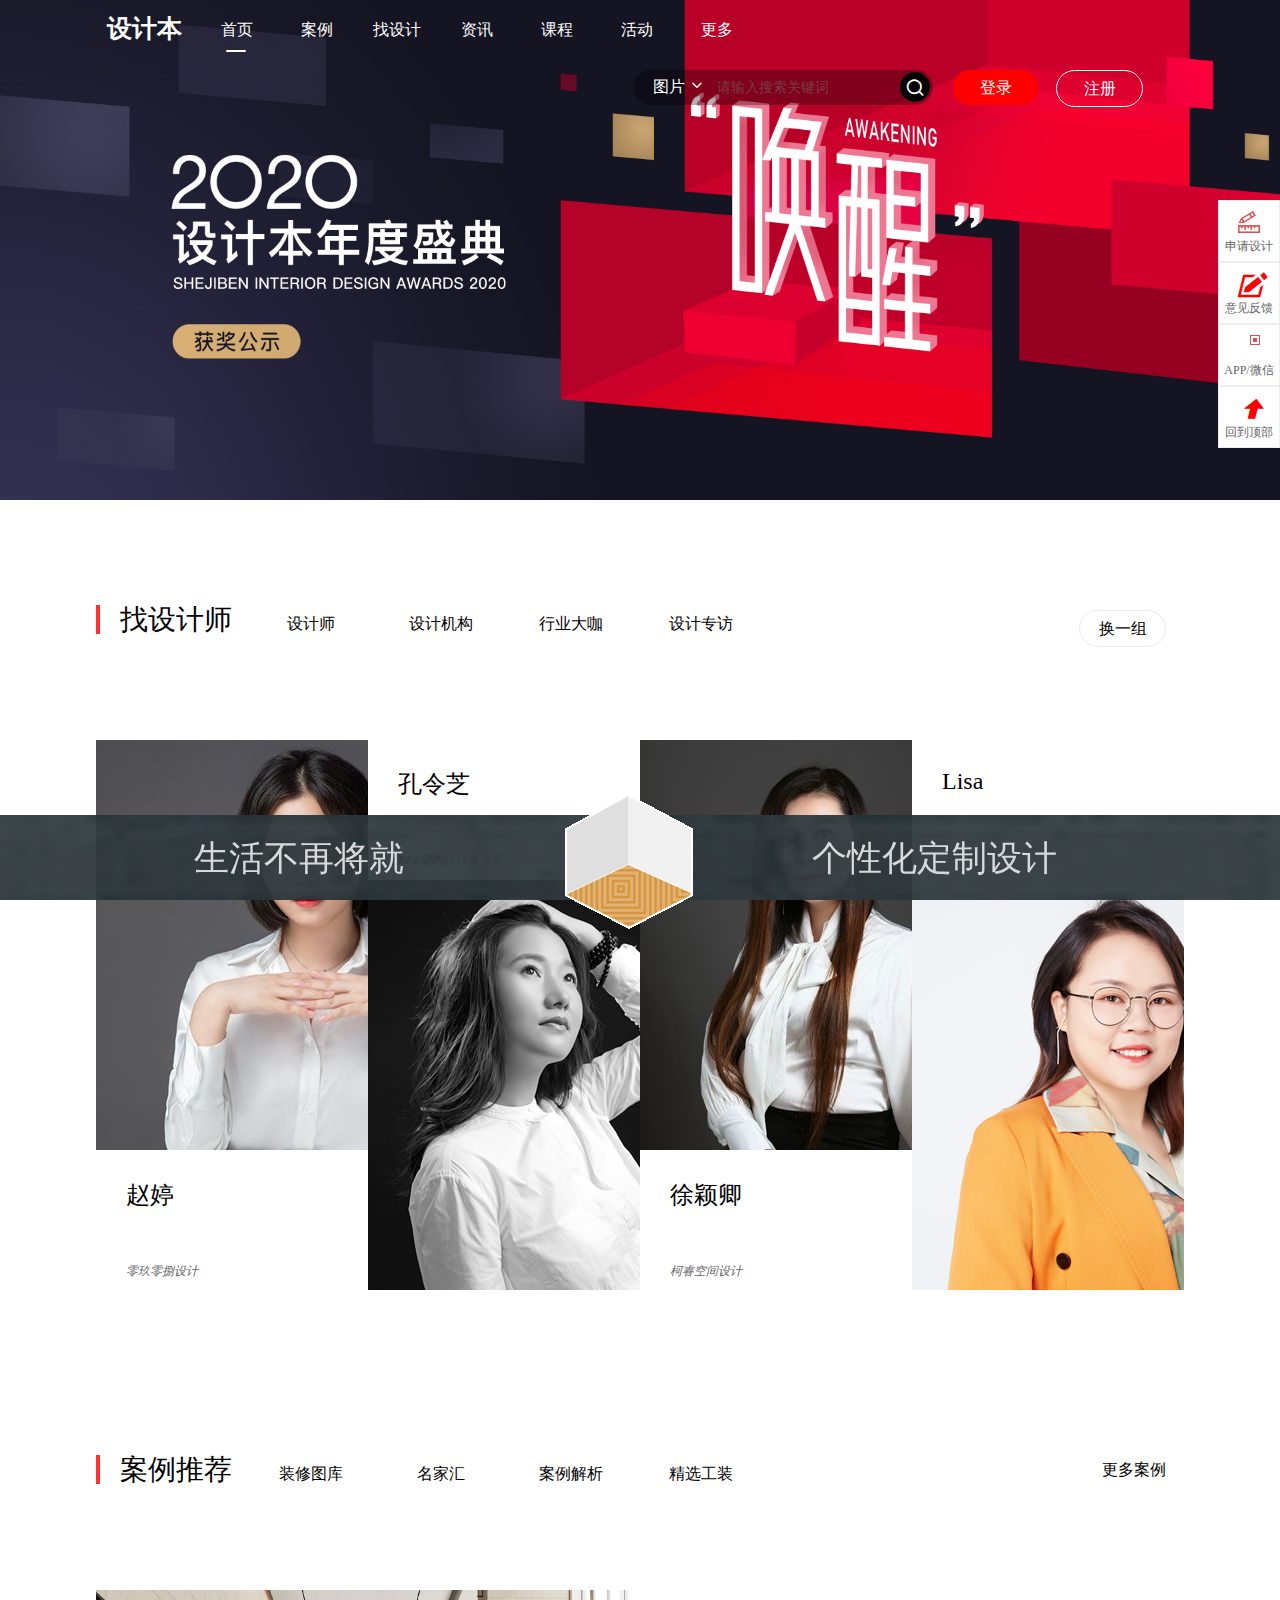
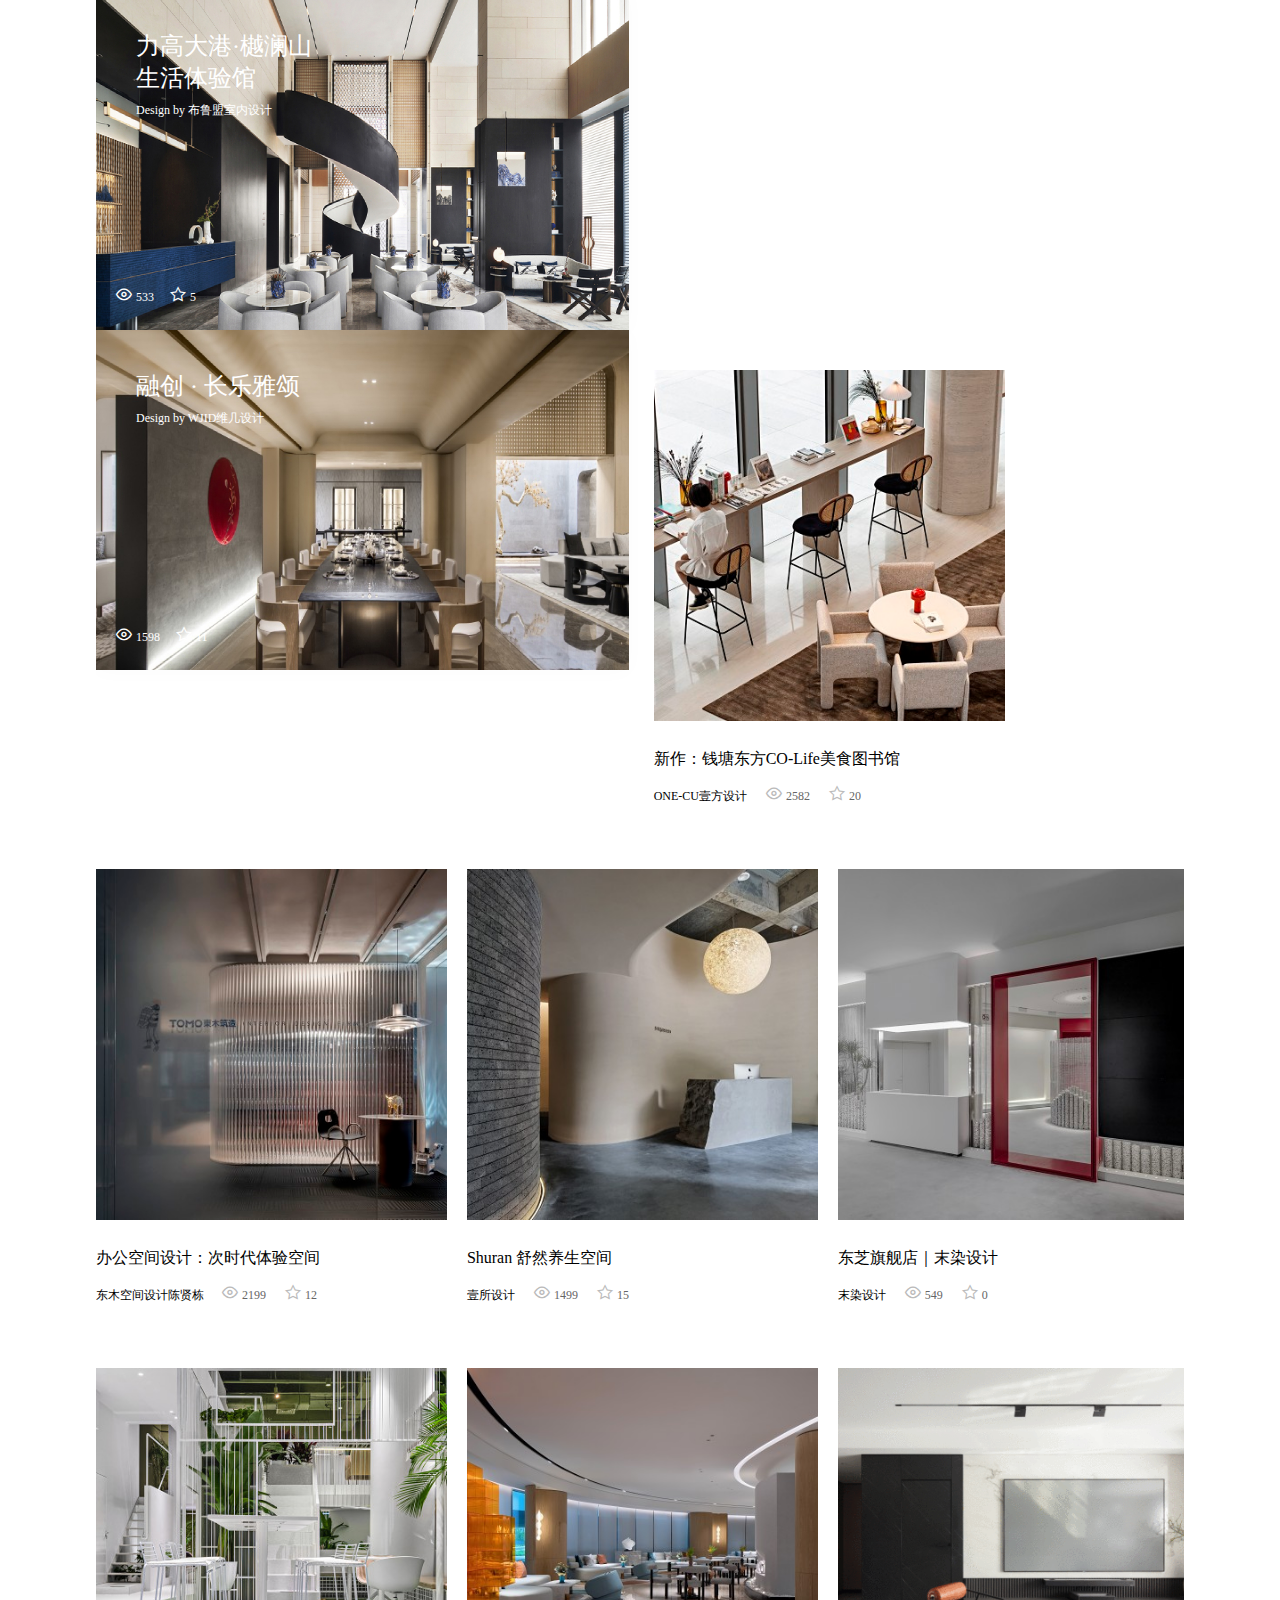
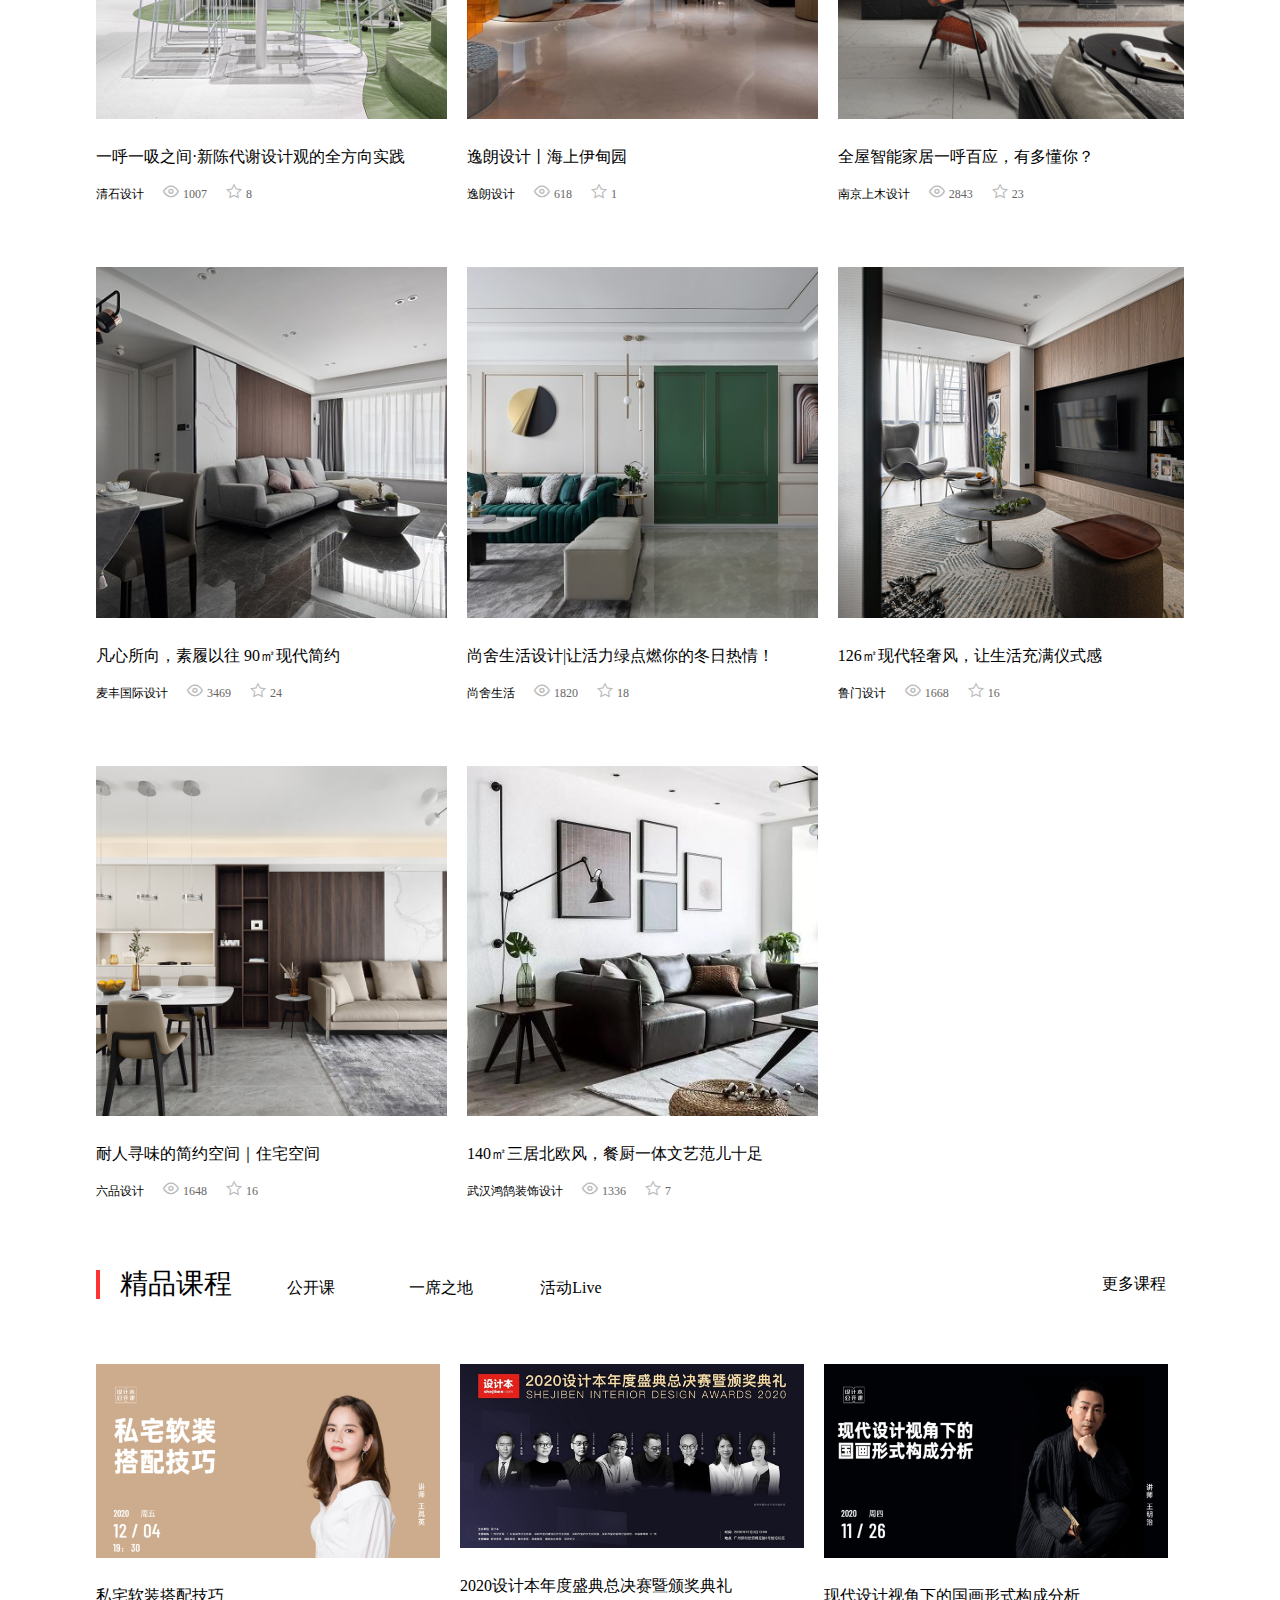
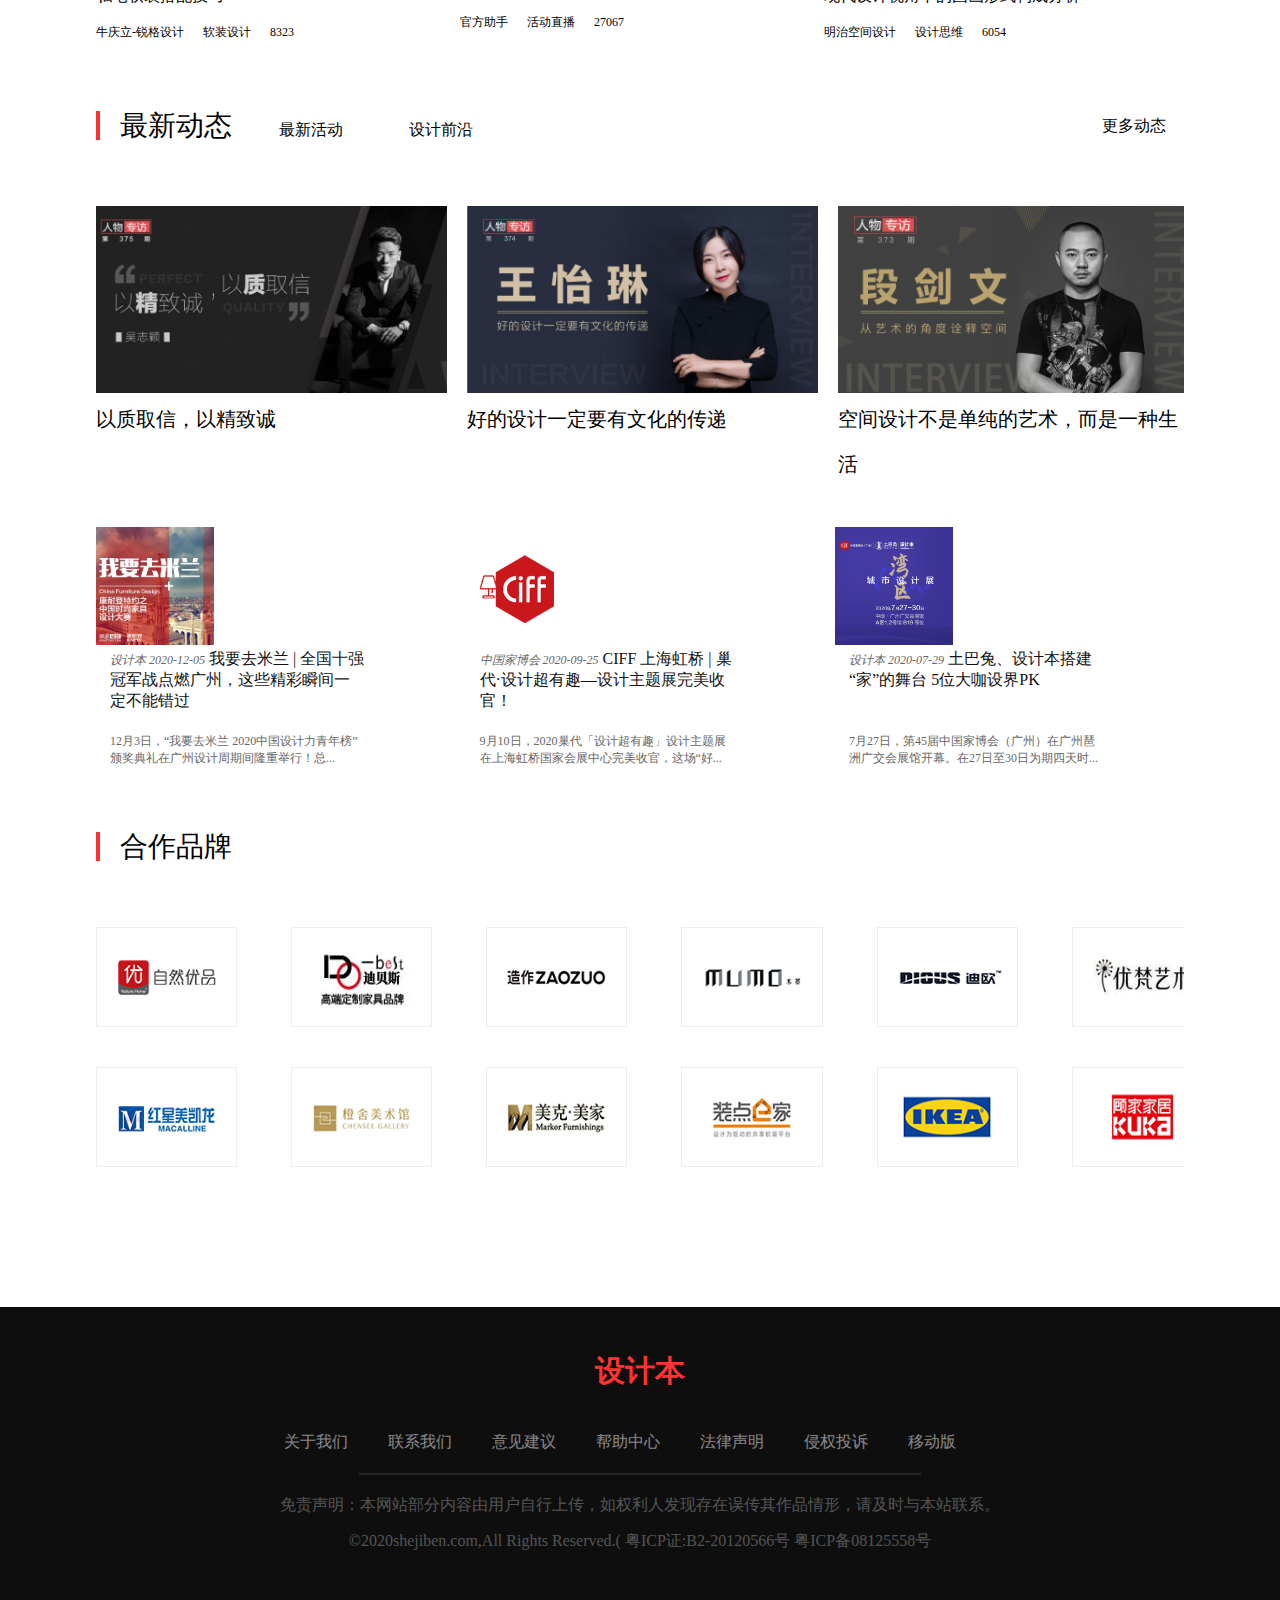
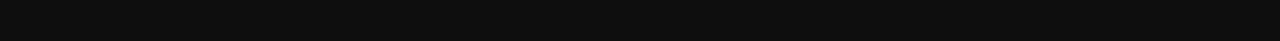
<file: index.html>
<!DOCTYPE html>
<html lang="en">

<head>
    <meta charset="UTF-8">
    <meta name="viewport" content="width=device-width, initial-scale=1.0">
    <title>设计本</title>
    <style>
        body {
            position: relative;
        }
        
        * {
            margin: 0;
            padding: 0;
        }
        
        li {
            list-style: none;
        }
        
        a {
            text-decoration: none;
            color: black;
        }
        
        @font-face {
            font-family: 'icomoon';
            src: url('fonts/icomoon.eot?7kkyc2');
            src: url('fonts/icomoon.eot?7kkyc2#iefix') format('embedded-opentype'), url('fonts/icomoon.ttf?7kkyc2') format('truetype'), url('fonts/icomoon.woff?7kkyc2') format('woff'), url('fonts/icomoon.svg?7kkyc2#icomoon') format('svg');
            font-weight: normal;
            font-style: normal;
        }
        
        .header {
            width: 100%;
            height: 500px;
            z-index: 10;
        }
        
        .header * {
            z-index: 100;
        }
        
        .nav {
            position: relative;
            width: 88%;
            height: 60px;
            margin: 0 auto;
        }
        
        .nav-left {
            float: left;
            width: 685px;
            height: 60px;
        }
        
        .nav .logo {
            position: absolute;
            display: inline-block;
            width: 80px;
            line-height: 37px;
            font-size: 25px;
            font-weight: 100px;
            color: white;
            margin: 10px 0 0 30px;
        }
        
        .nav .nav-left>ul li .index {
            position: absolute;
            display: inline-block;
            width: 20px;
            height: 2px;
            background-color: #fff;
            top: 50px;
            left: 50%;
            margin-left: -11px;
            border-radius: 1px;
        }
        
        .nav .nav-left>ul {
            display: inline-block;
            width: 565px;
            line-height: 60px;
            margin-left: 120px;
        }
        
        .nav .nav-left>ul li {
            position: relative;
            float: left;
            width: 80px;
            line-height: 60px;
            text-align: center;
        }
        
        .nav .nav-left>ul li:hover {
            background-color: rgba(0, 0, 0, 0.3);
        }
        
        .nav .nav-left>ul li:hover .select {
            display: block;
        }
        
        .nav .nav-left>ul li a {
            color: white;
            font-size: 16px;
        }
        
        .nav .nav-right {
            position: relative;
            float: right;
            width: 550px;
            height: 60px;
            margin-right: 30px;
            box-sizing: border-box;
        }
        
        .nav .search {
            position: relative;
            display: inline-block;
            width: 300px;
            height: 35px;
            background-color: rgba(0, 0, 0, 0.3);
            border-radius: 30px;
            margin: 10px 10px;
        }
        
        .nav .search:hover {
            background-color: rgba(0, 0, 0, 0.4);
        }
        
        .nav .search>input {
            height: 32px;
            line-height: 32px;
            outline: none;
            margin-top: 1px;
            font-size: 14px;
            color: #FFFFFF;
            opacity: 0.5;
            border-style: none;
            background-color: transparent;
        }
        
        .nav .search-div {
            position: relative;
            display: inline-block;
            width: 60px;
            height: 100%;
            margin-left: 20px;
            color: white;
        }
        
        .nav .search-div span {
            font-family: "icomoon";
            font-size: 16px;
            display: inline-block;
        }
        
        .nav .search-div:hover .ico {
            transform: rotateX(180deg);
        }
        
        .nav .search-div:hover .search-div-select {
            display: block;
        }
        
        .nav .search-div-select {
            display: none;
            position: absolute;
            width: 60px;
            height: 300px;
            top: 35px;
        }
        
        .nav .search-div-select>ul {
            width: 80px;
            height: 300px;
        }
        
        .nav .search-div-select>ul>li {
            width: 80px;
            line-height: 60px;
            text-align: center;
            background-color: rgba(0, 0, 0, 0.4);
        }
        
        .nav .search-div-select>ul>li:hover {
            background-color: rgba(5, 5, 5, 0.6);
        }
        
        .nav .search-div-select>ul>li a {
            color: white;
        }
        
        .nav .search-search {
            position: relative;
            display: inline-block;
            width: 30px;
            height: 30px;
            top: 2px;
            right: 3px;
            border-radius: 50%;
            background-color: black;
            position: absolute;
        }
        
        .nav .search-search .ico {
            position: absolute;
            font-family: "icomoon";
            font-size: 20px;
            color: white;
            top: 5px;
            left: 5px;
        }
        
        .nav .search-search:hover {
            background-color: red;
        }
        
        .nav .nav-right>a {
            position: absolute;
            display: inline-block;
            width: 85px;
            line-height: 35px;
            border-radius: 25px;
            margin-left: 10px;
            text-align: center;
            color: white;
            top: 10px;
        }
        
        .nav .record {
            background-color: red;
        }
        
        .nav .post {
            border: 1px solid white;
            right: 30px;
        }
        
        .nav .post:hover {
            background-color: red;
            border: none;
        }
        
        .nav .select {
            display: none;
            width: 70px;
            height: auto;
            left: -5px;
        }
        
        .nav .select>ul li {
            width: 77px;
            height: 60px;
            text-align: center;
        }
        
        .nav .select>ul li:hover {
            background-color: rgba(0, 0, 0, 0.5);
        }
        
        .fixnav {
            position: fixed;
            top: 0px;
            left: 6%;
            z-index: 10;
        }
        
        .header .nav2 {
            width: 88%;
            height: 70px;
            background-color: rgb(255, 255, 255);
            margin: 0 auto;
        }
        
        .nav2 .logo {
            position: absolute;
            display: inline-block;
            width: 80px;
            line-height: 37px;
            font-size: 25px;
            font-weight: 100px;
            color: rgb(255, 4, 4);
            margin: 10px 0 0 30px;
        }
        
        .nav2-left>ul {
            width: 565px;
            line-height: 60px;
            margin-left: 120px;
        }
        
        .nav2-left>ul li .index2 {
            position: absolute;
            width: 20px;
            height: 2px;
            background-color: rgb(255, 0, 0);
            top: 50px;
            left: 50%;
            margin-left: -11px;
            border-radius: 1px;
        }
        
        .nav2-left>ul li {
            position: relative;
            float: left;
            width: 80px;
            line-height: 60px;
            text-align: center;
        }
        
        .nav2-left>ul li:hover {
            background-color: rgb(237, 39, 39);
        }
        
        .nav2-left>ul li:hover a {
            color: white;
        }
        
        .nav2-left>ul li:hover .index2 {
            background-color: white;
        }
        
        .nav2-left>ul li:hover .select2 {
            display: block;
        }
        
        .nav2-left>ul li a {
            color: rgb(0, 0, 0);
            font-size: 16px;
        }
        
        .nav2-right {
            position: relative;
            float: right;
            width: 550px;
            height: 60px;
            margin-right: 30px;
            box-sizing: border-box;
        }
        
        .search2 {
            position: relative;
            display: inline-block;
            width: 300px;
            height: 35px;
            background-color: rgba(229, 229, 229, 0.3);
            border-radius: 30px;
            margin: 10px 10px;
        }
        
        .search2>input {
            height: 32px;
            line-height: 32px;
            outline: none;
            margin-top: 1px;
            font-size: 14px;
            color: #FFFFFF;
            opacity: 0.5;
            border-style: none;
            background-color: transparent;
        }
        
        .search2-div {
            position: relative;
            display: inline-block;
            width: 60px;
            height: 100%;
            margin-left: 20px;
            color: #666666;
        }
        
        .search2-div span {
            font-family: "icomoon";
            font-size: 16px;
            display: inline-block;
        }
        
        .search2-div:hover .ico {
            transform: rotateX(180deg);
        }
        
        .search2-div:hover .search2-div-select {
            display: block;
        }
        
        .search2-div-select {
            display: none;
            position: absolute;
            width: 60px;
            height: 300px;
            top: 35px;
        }
        
        .search2-div-select>ul {
            width: 80px;
            height: 300px;
        }
        
        .search2-div-select>ul>li {
            width: 80px;
            line-height: 60px;
            text-align: center;
            background-color: rgb(255, 255, 255);
        }
        
        .search2-div-select>ul>li:hover {
            background-color: rgb(254, 50, 50);
        }
        
        .search2-div-select>ul>li:hover a {
            color: white;
        }
        
        .search2-div-select>ul>li a {
            color: #666666;
        }
        
        .search2-search {
            display: inline-block;
            width: 30px;
            height: 30px;
            top: 2px;
            right: 3px;
            border-radius: 50%;
            background-color: rgb(255, 255, 255);
            position: absolute;
        }
        
        .search2-search .ico {
            position: absolute;
            font-family: "icomoon";
            font-size: 20px;
            color: rgb(7, 7, 7);
            top: 5px;
            left: 5px;
        }
        
        .search2-search:hover .ico {
            color: white;
        }
        
        .search2-search:hover {
            background-color: red;
        }
        
        .nav2-right>a {
            position: absolute;
            display: inline-block;
            width: 85px;
            line-height: 35px;
            border-radius: 25px;
            margin-left: 10px;
            text-align: center;
            top: 10px;
        }
        
        .record2 {
            background-color: red;
            color: white;
        }
        
        .post2 {
            border: 1px solid #444444;
            right: 30px;
            color: #444444;
        }
        
        .post2:hover {
            background-color: red;
            border: none;
            color: white;
        }
        
        .select2 {
            display: none;
            width: 70px;
            height: 100px;
            left: -5px;
        }
        
        .select2>ul li {
            width: 77px;
            height: 60px;
            text-align: center;
            background-color: rgba(254, 50, 50, 0.5);
        }
        
        .select2>ul li:hover {
            background-color: rgb(239, 37, 37);
        }
        
        .wrap {
            width: 100%;
            height: 500px;
            position: absolute;
            z-index: 0;
            top: 0;
        }
        
        .pic {
            width: 100%;
            height: 500px;
            position: absolute;
        }
        
        .pic img {
            width: 100%;
            height: 500px;
        }
        
        .main {
            position: relative;
            width: 85%;
            height: auto;
            margin: 100px auto;
            overflow: hidden;
        }
        
        .designer {
            width: 100%;
            height: 850px;
        }
        
        .designer-nav {
            width: 1257px;
            height: 40px;
        }
        
        .designer-nav .name {
            line-height: 40px;
            font-size: 28px;
        }
        
        .designer-nav .name::before {
            height: 29px;
            width: 4px;
            background: #FE3233;
            display: inline-block;
            margin-right: 20px;
            content: '';
            margin-top: -6px;
            vertical-align: middle;
        }
        
        .designer-nav>ul {
            width: 520px;
            height: 40px;
            margin: -36px 0 0 150px;
        }
        
        .designer-nav>ul li {
            float: left;
            width: 130px;
            line-height: 40px;
            text-align: center;
        }
        
        .designer-nav>ul li a:hover {
            color: red;
        }
        
        .designer-nav .change {
            position: absolute;
            width: 85px;
            line-height: 35px;
            border: 1px solid rgb(236, 234, 234);
            border-radius: 25px;
            text-align: center;
            right: 18px;
            top: 10px;
        }
        
        .designer-nav .change:hover {
            cursor: pointer;
            background-color: red;
            color: white;
        }
        
        .designer-content {
            width: 100%;
            height: 551px;
            margin-top: 100px;
        }
        
        .designer-content>ul {
            width: 100%;
            height: 551px;
        }
        
        .designer-content>ul li {
            float: left;
            width: 25%;
            height: 551px;
            overflow: hidden;
        }
        
        .designer-content .img {
            width: 410px;
            height: 411px;
        }
        
        .designer-content .img img:hover {
            box-shadow: 0 8px 32px 0 rgba(0, 0, 0, 0.10);
        }
        
        .designer-content .word {
            width: 410px;
            height: 140px;
        }
        
        .designer-content .word span {
            margin-bottom: 22px;
            font-size: 24px;
            color: #000000;
            display: block;
            padding: 28px 30px;
        }
        
        .designer-content .word em {
            font-size: 12px;
            color: #666666;
            padding: 28px 30px;
        }
        
        .recommend {
            position: relative;
            width: 100%;
            height: auto;
            overflow: hidden;
        }
        
        .recommend-nav {
            width: 1257px;
            height: 40px;
        }
        
        .recommend-nav .name {
            line-height: 40px;
            font-size: 28px;
        }
        
        .recommend-nav .name::before {
            height: 29px;
            width: 4px;
            background: #FE3233;
            display: inline-block;
            margin-right: 20px;
            content: '';
            margin-top: -6px;
            vertical-align: middle;
        }
        
        .recommend-nav>ul {
            width: 520px;
            height: 40px;
            margin: -36px 0 0 150px;
        }
        
        .recommend-nav>ul li {
            float: left;
            width: 130px;
            line-height: 40px;
            text-align: center;
        }
        
        .recommend-nav>ul li a:hover {
            color: red;
        }
        
        .recommend-nav .change {
            position: absolute;
            right: 18px;
            top: 10px;
        }
        
        .recommend-nav .change:hover {
            cursor: pointer;
            color: red;
        }
        
        .recommend-content {
            width: 100%;
            height: auto;
            margin-top: 100px;
        }
        
        .recommend-content {
            position: relative;
            width: 102%;
            height: 340px;
        }
        
        .recommend-big {
            width: 100%;
            height: 340px;
        }
        
        .recommend-big li {
            position: relative;
            float: left;
            width: 48%;
            height: 340px;
            margin-right: 25px;
            transition: all 0.5s;
        }
        
        .recommend-big .recommend-bottom {
            position: absolute;
            bottom: 25px;
            left: 20px;
        }
        
        .recommend-big .recommend-bottom .ico {
            font-family: "icomoon";
            color: #fff;
            font-size: 16px;
        }
        
        .recommend-big .recommend-bottom .num {
            margin-right: 12px;
            font-size: 12px;
            color: #fff;
        }
        
        .recommend-big .recommend-collect {
            right: 20px;
            top: 20px;
            display: none;
            position: absolute;
            padding: 0px 11px;
            height: 25px;
            background: rgba(0, 0, 0, 0.5);
            border-radius: 12.5px;
        }
        
        .recommend-big .recommend-collect .ico {
            font-family: "icomoon";
            color: #fff;
            font-size: 16px;
        }
        
        .recommend-big .recommend-collect .word {
            font-size: 12px;
            color: #FFFFFF;
            text-align: right;
            line-height: 25px;
            margin-left: -1px;
            display: inline-block;
        }
        
        .recommend-big li:hover .recommend-collect {
            display: block;
        }
        
        .recommend-big li:hover {
            transform: translateY(-8px);
            box-shadow: 0 5px 20px rgba(0, 0, 0, 0.1);
        }
        
        .recommend-big img {
            width: 100%;
            height: 100%;
            position: absolute;
            top: 0;
            left: 0px;
            box-shadow: 0 2px 20px 0 rgba(0, 0, 0, 0.02)
        }
        
        .recommend-info {
            position: absolute;
            height: 100%;
            width: 267px;
        }
        
        .line-hie {
            overflow: hidden;
            height: 80%;
        }
        
        .recommend-info .content {
            padding: 40px 40px 24px;
        }
        
        .recommend-info .content .title {
            height: 118px;
            font-size: 24px;
            color: white;
        }
        
        .recommend-info .content .name {
            display: block;
            margin-top: 8px;
            font-size: 12px;
            color: #FFFFFF;
        }
        
        .recommend-small {
            width: 102%;
            flex-wrap: wrap;
            margin: 40px 0px 60px;
        }
        
        .recommend-small .recommend-bottom {
            margin-top: 15px;
        }
        
        .recommend-small .recommend-bottom .ico {
            font-family: "icomoon";
            color: #BBBBBB;
            font-size: 16px;
        }
        
        .recommend-small .recommend-bottom .num {
            margin-right: 15px;
            color: #666666;
            font-size: 12px;
        }
        
        .recommend-small .recommend-collect {
            display: inline-block;
            right: 20px;
            top: 20px;
            display: none;
            position: absolute;
            padding: 0px 11px;
            height: 25px;
            background: rgba(0, 0, 0, 0.5);
            border-radius: 12.5px;
        }
        
        .recommend-small .recommend-collect .ico {
            font-family: "icomoon";
            color: #fff;
            font-size: 16px;
        }
        
        .recommend-small .recommend-collect .word {
            font-size: 12px;
            color: #FFFFFF;
            text-align: right;
            line-height: 25px;
            margin-left: -1px;
        }
        
        .recommend-small li {
            float: left;
            width: 31%;
            height: 50%;
            position: relative;
            margin: 0px 20px 40px 0px;
            transition: all 0.5s;
        }
        
        .recommend-small li:hover .recommend-collect {
            display: block;
        }
        
        .recommend-small li:hover {
            transform: translateY(-8px);
            box-shadow: 0 5px 20px rgba(0, 0, 0, 0.1);
        }
        
        .recommend-small li img {
            width: 100%;
            height: 100%;
        }
        
        .recommend-small .word {
            width: 396px;
            height: 80px;
            padding-top: 24px;
        }
        
        .recommend-small .word .recommend-name {
            font-size: 16px;
        }
        
        .recommend-small .recommend-bottom {
            margin-top: 15px;
        }
        
        .recommend-small .recommend-bottom .designer-name {
            margin-right: 15px;
            font-size: 12px;
        }
        
        .course {
            position: relative;
            width: 100%;
            height: auto;
            overflow: hidden;
        }
        
        .course-nav {
            width: 1257px;
            height: 40px;
        }
        
        .course-nav .name {
            line-height: 40px;
            font-size: 28px;
        }
        
        .course-nav .name::before {
            height: 29px;
            width: 4px;
            background: #FE3233;
            display: inline-block;
            margin-right: 20px;
            content: '';
            margin-top: -6px;
            vertical-align: middle;
        }
        
        .course-nav>ul {
            width: 520px;
            height: 40px;
            margin: -36px 0 0 150px;
        }
        
        .course-nav>ul li {
            float: left;
            width: 130px;
            line-height: 40px;
            text-align: center;
        }
        
        .course-nav>ul li a:hover {
            color: red;
        }
        
        .course-nav .change {
            position: absolute;
            right: 18px;
            top: 10px;
        }
        
        .course-nav .change:hover {
            cursor: pointer;
            color: red;
        }
        
        .course-content>ul {
            width: 102%;
            flex-wrap: wrap;
            margin: 40px 0px 60px;
        }
        
        .course-content>ul li {
            float: left;
            width: 31%;
            height: 50%;
            position: relative;
            margin: 0px 20px 40px 0px;
            transition: all 0.5s;
        }
        
        .course-content>ul li:hover {
            transform: translateY(-8px);
            box-shadow: 0 5px 20px rgba(0, 0, 0, 0.1);
        }
        
        .course-content>ul li img {
            width: 100%;
            height: 100%;
        }
        
        .course-content>ul .word {
            width: 396px;
            height: 80px;
            padding-top: 24px;
        }
        
        .course-content>ul .word .course-name {
            font-size: 16px;
        }
        
        .course-content>ul .course-bottom {
            margin-top: 15px;
        }
        
        .course-content>ul .course-bottom .name {
            margin-right: 15px;
            font-size: 12px;
        }
        
        .trends {
            position: relative;
            width: 100%;
            height: auto;
            overflow: hidden;
        }
        
        .trends-nav {
            width: 1257px;
            height: 40px;
        }
        
        .trends-nav .name {
            line-height: 40px;
            font-size: 28px;
        }
        
        .trends-nav .name::before {
            height: 29px;
            width: 4px;
            background: #FE3233;
            display: inline-block;
            margin-right: 20px;
            content: '';
            margin-top: -6px;
            vertical-align: middle;
        }
        
        .trends-nav>ul {
            width: 520px;
            height: 40px;
            margin: -36px 0 0 150px;
        }
        
        .trends-nav>ul li {
            float: left;
            width: 130px;
            line-height: 40px;
            text-align: center;
        }
        
        .trends-nav>ul li a:hover {
            color: red;
        }
        
        .trends-nav .change {
            position: absolute;
            right: 18px;
            top: 10px;
        }
        
        .trends-nav .change:hover {
            cursor: pointer;
            color: red;
        }
        
        .trends-content {
            width: 102%;
            position: relative;
        }
        
        .trends-content .top {
            width: 102%;
            flex-wrap: wrap;
            margin: 40px 0px 60px;
        }
        
        .trends-content .top li {
            float: left;
            width: 31%;
            height: 50%;
            position: relative;
            margin: 0px 20px 40px 0px;
            transition: all 0.5s;
        }
        
        .trends-content .top li:hover {
            transform: translateY(-8px);
            box-shadow: 0 5px 20px rgba(0, 0, 0, 0.1);
        }
        
        .trends-content .top li img {
            width: 100%;
            height: 100%;
        }
        
        .trends-content .top .word span {
            font-size: 20px;
            margin-top: 12px;
            line-height: 45px;
        }
        
        .trends-content .bottom {
            margin-top: 28px;
        }
        
        .trends-content .bottom li {
            float: left;
            width: 31%;
            margin-right: 2.3%;
        }
        
        .trends-content .bottom li:hover {
            transform: translateY(-8px);
            transition: all 0.5s;
        }
        
        .trends-content .bottom .img {
            float: left;
        }
        
        .trends-content .bottom .img:hover {
            box-shadow: 0 8px 32px 0 rgba(0, 0, 0, 0.10);
        }
        
        .trends-content .bottom .img img {
            width: 118px;
            height: 118px;
            object-fit: cover;
        }
        
        .trends-content .bottom .word {
            margin-left: 14px;
            width: 255px;
            height: 118px;
            position: relative;
            display: inline-block;
        }
        
        .trends-content .bottom .word em {
            font-size: 12px;
            color: #666666;
            display: inline-block;
        }
        
        .trends-content .bottom .word span {
            font-size: 16px;
            margin-top: 11px;
            color: #121212;
            overflow: hidden;
        }
        
        .trends-content .bottom .word p {
            font-size: 12px;
            position: absolute;
            bottom: 0px;
            left: 0px;
            color: #666666;
        }
        
        .brand {
            position: relative;
            width: 100%;
            height: auto;
            margin-top: 60px;
        }
        
        .brand .word {
            width: 100%;
            height: 40px;
        }
        
        .brand .word span {
            line-height: 40px;
            font-size: 28px;
        }
        
        .brand .word span::before {
            height: 29px;
            width: 4px;
            background: #FE3233;
            display: inline-block;
            margin-right: 20px;
            content: '';
            margin-top: -6px;
            vertical-align: middle;
        }
        
        .brand .img {
            background: #FFFFFF;
            width: 102%;
            margin-top: 60px;
        }
        
        .brand .img .push {
            width: 106%;
            margin-left: -54px;
        }
        
        .brand .img ul li {
            width: 12%;
            height: 100px;
            margin: 0 0 40px 54px;
            float: left;
            border: 1px solid #EEEEEE;
            box-sizing: border-box;
        }
        
        .brand .img ul li img {
            width: 100%;
            height: 100%;
        }
        
        .end {
            width: 100%;
            height: 230px;
            background: #0E0E0E;
            padding: 100px 0;
            padding: 44px 0 60px;
        }
        
        .end span {
            color: #FF3333;
            font-size: 30px;
            margin-bottom: 40px;
            display: block;
            text-align: center;
        }
        
        .end .content {
            margin: 0 auto;
        }
        
        .end .content .link {
            margin: 0 auto;
            width: 712px;
            display: flex;
            justify-content: space-between;
        }
        
        .end .content .link a {
            margin-right: 40px;
            opacity: 0.5;
            font-size: 16px;
            color: #FFFFFF;
            text-align: center;
        }
        
        .end .content .line {
            width: 560px;
            margin: 20px auto;
            border: 1px solid rgba(255, 255, 255, 0.1);
        }
        
        .end .content .relief {
            margin-bottom: 15px;
            text-align: center;
            font-size: 16px;
            color: rgba(255, 255, 255, 0.3);
        }
        
        .end .content .bottom {
            margin-bottom: 15px;
            text-align: center;
            font-size: 16px;
            color: rgba(255, 255, 255, 0.3);
        }
        
        .end .content .bottom a {
            color: rgba(255, 255, 255, 0.3);
        }
        
        .right-box {
            position: absolute;
            position: fixed;
            top: 200px;
            width: 62px;
            height: 200px;
            text-align: center;
            right: 0;
        }
        
        .right-box .box {
            width: 62px;
            height: 200px;
        }
        
        .right-box .box a {
            float: left;
            width: 60px;
            height: 60px;
            border: solid 1px #eee;
            font-size: 12px;
            color: #666;
            background-color: #fff;
        }
        
        .right-box .box a:hover {
            background: #dd4f50;
            border: solid 1px #dd4f50;
            color: #fff;
            border-top: none;
        }
        
        .right-box .box a:hover em {
            color: #fff;
        }
        
        .right-box .box a:hover label {
            color: white;
        }
        
        .right-box .box .box-a1 em {
            background: url(images/design.gif) no-repeat;
        }
        
        .right-box .box .box-a2 em {
            font-family: "icomoon";
            font-size: 25px;
            color: red;
        }
        
        .right-box .box .box-a3 em {
            background: url(images/code.gif);
        }
        
        .right-box .box .box-a4 em {
            font-family: "icomoon";
            font-size: 25px;
            color: red;
        }
        
        .right-box .box em {
            display: block;
            width: 22px;
            height: 22px;
            margin: 10px auto 5px;
        }
        
        .right-box .box .box-a2 .right-box .box label {
            font-size: 12px;
        }
        
        .underpart {
            position: absolute;
            height: 85px;
            position: fixed;
            bottom: -458px;
            bottom: 0;
            left: 0;
            z-index: 1001;
            width: 100%;
            transition: all .7s;
            background: url(images/big.png) no-repeat;
            background-size: 100% 636px;
        }
        
        .underpart .bigimg {
            width: 100%;
            height: 558px;
            position: absolute;
            top: 0;
            left: 0;
            background-size: 100% 538px;
        }
        
        .underpart .content {
            position: relative;
            width: 100%;
            height: 100%;
            margin: 0 auto;
            z-index: 10;
        }
        
        .underpart .top {
            width: 100%;
            margin: 0 auto;
            height: 85px;
            position: relative;
        }
        
        .underpart .top .content {
            width: 993px;
            margin: 0 auto;
        }
        
        .underpart .top span {
            font-size: 35px;
            color: rgb(215, 217, 218);
        }
        
        .underpart .top .word-left {
            width: 275px;
            position: absolute;
            bottom: 0;
            top: 20px;
            left: 50px;
        }
        
        .underpart .top .gif {
            width: 129px;
            height: 136px;
            display: block;
            position: absolute;
            left: 420px;
            top: -22px;
            z-index: 11;
            background: url(images/animate.gif) no-repeat;
        }
        
        .underpart .top .word-right {
            width: 275px;
            position: absolute;
            bottom: 0;
            top: 20px;
            right: 50px;
        }
        
        .underpart .remove {
            width: 38px;
            height: 38px;
            display: block;
            position: absolute;
            top: 30px;
            right: 20px;
            cursor: pointer;
            background: url(images/ico-close.png) no-repeat;
            display: none;
        }
        
        .underpart .main {
            width: 1000px;
            height: 460px;
            border-radius: 10px;
            display: none;
        }
        
        .underpart .main>div {
            float: left;
            width: 500px;
            height: 460px;
        }
        
        .underpart .main .left {
            height: 460px;
            margin-top: 8px;
            background: #FFF;
            overflow: hidden;
        }
        
        .underpart .main .left .img {
            height: 460px;
            background: url(images/sprite.png) no-repeat;
            background-position: 40px -100px;
        }
        
        .underpart .main .right {
            height: 460px;
            position: relative;
            margin-top: 8px;
            background: #fafafa;
        }
        
        .underpart .main .right form {
            margin: 40px 0 0 100px;
            width: 310px;
            float: left;
        }
        
        .underpart .main .right form .title {
            margin-bottom: 20px;
            color: #333;
            font-size: 24px;
            font-family: '微软雅黑';
            text-align: center;
        }
        
        .underpart .main .right form .content {
            margin-bottom: 25px;
            text-align: center;
            color: #333;
            font-size: 14px;
        }
        
        .underpart .main .right form .content span {
            color: red;
        }
        
        .underpart .main .right form .box {
            width: 309px;
            min-height: 40px;
            margin-top: 10px;
        }
        
        .underpart .main .right form .box input {
            width: 286px;
            height: 22px;
            padding: 8px 10px;
            line-height: 24px;
            border: 1px #e3e3e3 solid;
            background: #fff;
            font-size: 14px;
        }
        
        .underpart .main .right form .box select {
            width: 100%;
            padding: 8px 10px;
            border: 1px #e3e3e3 solid;
            color: rgb(117, 117, 117);
            font-size: 14px;
        }
        
        .underpart .main .right form>input {
            width: 309px;
            height: 40px;
            display: block;
            margin: 10px 0 0;
            padding: 0;
            float: left;
            background: #dd4f50;
            border: none;
            font-size: 14px;
            text-align: center;
            color: #fff;
            cursor: pointer;
        }
        
        .underpart .main .right form .text {
            padding-top: 15px;
            clear: both;
            color: #333;
            text-align: center;
        }
    </style>
</head>

<body>
    <div class="header">
        <div class="nav">
            <div class="nav-left">
                <!-- <div class="logo"> -->
                <span class="logo"><b>设计本</b></span>
                <!-- </div> -->
                <ul>
                    <li>
                        <a href="#">首页</a>
                        <em class="index"></em>
                    </li>
                    <li>
                        <a href="#">案例</a>
                        <div class="select">
                            <ul>
                                <li>
                                    <a href="#">装修图库</a>
                                </li>
                                <li>
                                    <a href="#">案例解析</a>
                                </li>
                                <li>
                                    <a href="#">名家汇</a>
                                </li>
                            </ul>
                        </div>
                    </li>
                    <li>
                        <a href="#">找设计</a>
                        <div class="select">
                            <ul>
                                <li>
                                    <a href="#">设计师</a>
                                </li>
                                <li>
                                    <a href="#">设计机构</a>
                                </li>
                                <li>
                                    <a href="#">行业大咖</a>
                                </li>
                                <li>
                                    <a href="#">设计专访</a>
                                </li>
                            </ul>
                        </div>
                    </li>
                    <li><a href="#">资讯</a></li>
                    <li><a href="#">课程</a></li>
                    <li><a href="#">活动</a></li>
                    <li>
                        <a href="#">更多</a>
                        <div class="select">
                            <ul>
                                <li>
                                    <a href="#">有问必答</a>
                                </li>
                                <li>
                                    <a href="#">模型下载</a>
                                </li>
                                <li>
                                    <a href="#">空间谈</a>
                                </li>
                            </ul>
                        </div>
                    </li>
                </ul>
            </div>
            <div class="nav-right">
                <div class="search">
                    <div class="search-div">
                        图片
                        <span class="ico"></span>
                        <div class="search-div-select">
                            <ul>
                                <li>
                                    <a href="#">图集</a>
                                </li>
                                <li>
                                    <a href="#">案例</a>
                                </li>
                                <li>
                                    <a href="#">设计师</a>
                                </li>
                                <li>
                                    <a href="#">问答</a>
                                </li>
                                <li>
                                    <a href="#">模型</a>
                                </li>
                            </ul>
                        </div>
                    </div>
                    <span></span>
                    <input type="text" placeholder="请输入搜索关键词">
                    <div class="search-search">
                        <span class="ico"></span>
                    </div>
                </div>
                <a class="record" href="#">登录</a>
                <a class="post" href="#">注册</a>
            </div>

        </div>
        <div class="nav2">
            <div class="nav2-left">
                <!-- <div class="logo"> -->
                <span class="logo"><b>设计本</b></span>
                <!-- </div> -->
                <ul>
                    <li>
                        <a href="#">首页</a>
                        <em class="index2"></em>
                    </li>
                    <li>
                        <a href="#">案例</a>
                        <div class="select2">
                            <ul>
                                <li>
                                    <a href="#">装修图库</a>
                                </li>
                                <li>
                                    <a href="#">案例解析</a>
                                </li>
                                <li>
                                    <a href="#">名家汇</a>
                                </li>
                            </ul>
                        </div>
                    </li>
                    <li>
                        <a href="#">找设计</a>
                        <div class="select2">
                            <ul>
                                <li>
                                    <a href="#">设计师</a>
                                </li>
                                <li>
                                    <a href="#">设计机构</a>
                                </li>
                                <li>
                                    <a href="#">行业大咖</a>
                                </li>
                                <li>
                                    <a href="#">设计专访</a>
                                </li>
                            </ul>
                        </div>
                    </li>
                    <li><a href="#">资讯</a></li>
                    <li><a href="#">课程</a></li>
                    <li><a href="#">活动</a></li>
                    <li>
                        <a href="#">更多</a>
                        <div class="select2">
                            <ul>
                                <li>
                                    <a href="#">有问必答</a>
                                </li>
                                <li>
                                    <a href="#">模型下载</a>
                                </li>
                                <li>
                                    <a href="#">空间谈</a>
                                </li>
                            </ul>
                        </div>
                    </li>
                </ul>
            </div>
            <div class="nav2-right">
                <div class="search2">
                    <div class="search2-div">
                        图片
                        <span class="ico"></span>
                        <div class="search2-div-select">
                            <ul>
                                <li>
                                    <a href="#">图集</a>
                                </li>
                                <li>
                                    <a href="#">案例</a>
                                </li>
                                <li>
                                    <a href="#">设计师</a>
                                </li>
                                <li>
                                    <a href="#">问答</a>
                                </li>
                                <li>
                                    <a href="#">模型</a>
                                </li>
                            </ul>
                        </div>
                    </div>

                    <span></span>

                    <input type="text" placeholder="请输入搜索关键词">
                    <div class="search2-search">
                        <span class="ico"></span>
                    </div>
                </div>
                <a class="record2" href="#">登录</a>
                <a class="post2" href="#">注册</a>
            </div>
        </div>

    </div>
    <div class="wrap">
        <div class="pic">
            <img id="img" src="images/banner-1.jpg" alt="">
        </div>
    </div>
    <!-- 中间的部分 -->
    <div class="main">
        <!-- 找设计师 -->
        <div class="designer">
            <div class="designer-nav">
                <span class="name">找设计师</span>
                <ul>
                    <li>
                        <a href="#">设计师</a>
                    </li>
                    <li>
                        <a href="#">设计机构</a>
                    </li>
                    <li>
                        <a href="#">行业大咖</a>
                    </li>
                    <li>
                        <a href="#">设计专访</a>
                    </li>
                </ul>
                <span class="change">换一组</span>
            </div>
            <div class="designer-content">
                <ul>
                    <li>
                        <a href="#">
                            <div class="img">
                                <img src="images/designer-1.jpg" alt="">
                            </div>
                            <div class="word">
                                <span>赵婷</span>
                                <em>零玖零捌设计</em>
                            </div>
                        </a>
                    </li>
                    <li>
                        <a href="#">
                            <div class="word">
                                <span>孔令芝</span>
                                <em>KLZ室内设计事务所</em>
                            </div>
                            <div class="img">
                                <img src="images/designer-2.jpg" alt="">
                            </div>
                        </a>
                    </li>
                    <li>
                        <a href="#">
                            <div class="img">
                                <img src="images/designer-3.jpg" alt="">
                            </div>
                            <div class="word">
                                <span>徐颖卿</span>
                                <em>柯睿空间设计</em>
                            </div>
                        </a>
                    </li>
                    <li>
                        <a href="#">
                            <div class="word">
                                <span>Lisa</span>
                                <em>泓为设计</em>
                            </div>
                            <div class="img">
                                <img src="images/designer-4.jpg" alt="">
                            </div>
                        </a>
                    </li>
                </ul>
            </div>
        </div>
        <!-- 案例推荐 -->
        <div class="recommend">
            <div class="recommend-nav">
                <span class="name">案例推荐</span>
                <ul>
                    <li>
                        <a href="#">装修图库</a>
                    </li>
                    <li>
                        <a href="#">名家汇</a>
                    </li>
                    <li>
                        <a href="#">案例解析</a>
                    </li>
                    <li>
                        <a href="#">精选工装</a>
                    </li>
                </ul>
                <span class="change">更多案例</span>
            </div>
            <div class="recommend-content">
                <ul class="recommend-big">
                    <li>
                        <a href="#">
                            <img src="upload/recommend-1.jpg" alt="">
                            <div class="recommend-info">
                                <div class="line-hide">
                                    <div class="content">
                                        <span class="title">力高大港·樾澜山生活体验馆</span>
                                        <span class="name">Design by 布鲁盟室内设计</span>
                                    </div>
                                </div>
                                <div class="recommend-bottom">
                                    <span class="ico"></span>
                                    <span class="num">533</span>
                                    <span class="ico"></span>
                                    <span class="num">5</span>
                                </div>
                            </div>
                            <div class="recommend-collect">
                                <span class="ico"></span>
                                <span class="word">收藏</span>
                            </div>
                        </a>
                    </li>
                    <li>
                        <a href="#">
                            <img src="upload/recommend-2.jpg" alt="">
                            <div class="recommend-info">
                                <div class="line-hide">
                                    <div class="content">
                                        <span class="title">融创 · 长乐雅颂</span>
                                        <span class="name">Design by WJID维几设计</span>
                                    </div>
                                </div>
                                <div class="recommend-bottom">
                                    <span class="ico"></span>
                                    <span class="num">1598</span>
                                    <span class="ico"></span>
                                    <span class="num">11</span>
                                </div>
                            </div>
                            <div class="recommend-collect">
                                <span class="ico"></span>
                                <span class="word">收藏</span>
                            </div>
                        </a>
                    </li>
                </ul>

                <ul class="recommend-small">
                    <li>
                        <a href="#">
                            <div class="img">
                                <img src="upload/recommend-3.jpg" alt="">
                            </div>
                            <div class="word">
                                <span class="recommend-name">新作：钱塘东方CO-Life美食图书馆</span>
                                <div class="recommend-bottom">
                                    <span class="designer-name">ONE-CU壹方设计</span>
                                    <span class="ico"></span>
                                    <span class="num">2582</span>
                                    <span class="ico"></span>
                                    <span class="num">20</span>
                                </div>
                            </div>
                            <div class="recommend-collect">
                                <span class="ico"></span>
                                <span class="word">收藏</span>
                            </div>
                        </a>
                    </li>
                    <li>
                        <a href="#">
                            <div class="img">
                                <img src="upload/recommend-4.jpg" alt="">
                            </div>
                            <div class="word">
                                <span class="recommend-name">办公空间设计：次时代体验空间</span>
                                <div class="recommend-bottom">
                                    <span class="designer-name">东木空间设计陈贤栋 </span>
                                    <span class="ico"></span>
                                    <span class="num">2199</span>
                                    <span class="ico"></span>
                                    <span class="num">12</span>
                                </div>
                            </div>
                            <div class="recommend-collect">
                                <span class="ico"></span>
                                <span class="word">收藏</span>
                            </div>
                        </a>
                    </li>
                    <li>
                        <a href="#">
                            <div class="img">
                                <img src="upload/recommend-5.jpg" alt="">
                            </div>
                            <div class="word">
                                <span class="recommend-name">Shuran 舒然养生空间</span>
                                <div class="recommend-bottom">
                                    <span class="designer-name">壹所设计</span>
                                    <span class="ico"></span>
                                    <span class="num">1499</span>
                                    <span class="ico"></span>
                                    <span class="num">15</span>
                                </div>
                            </div>
                            <div class="recommend-collect">
                                <span class="ico"></span>
                                <span class="word">收藏</span>
                            </div>
                        </a>
                    </li>
                    <li>
                        <a href="#">
                            <div class="img">
                                <img src="upload/recommend-6.jpg" alt="">
                            </div>
                            <div class="word">
                                <span class="recommend-name">东芝旗舰店｜末染设计</span>
                                <div class="recommend-bottom">
                                    <span class="designer-name">末染设计</span>
                                    <span class="ico"></span>
                                    <span class="num">549</span>
                                    <span class="ico"></span>
                                    <span class="num">0</span>
                                </div>
                            </div>
                            <div class="recommend-collect">
                                <span class="ico"></span>
                                <span class="word">收藏</span>
                            </div>
                        </a>
                    </li>
                    <li>
                        <a href="#">
                            <div class="img">
                                <img src="upload/recommend-7.jpg" alt="">
                            </div>
                            <div class="word">
                                <span class="recommend-name">一呼一吸之间·新陈代谢设计观的全方向实践</span>
                                <div class="recommend-bottom">
                                    <span class="designer-name">清石设计</span>
                                    <span class="ico"></span>
                                    <span class="num">1007</span>
                                    <span class="ico"></span>
                                    <span class="num">8</span>
                                </div>
                            </div>
                            <div class="recommend-collect">
                                <span class="ico"></span>
                                <span class="word">收藏</span>
                            </div>
                        </a>
                    </li>
                    <li>
                        <a href="#">
                            <div class="img">
                                <img src="upload/recommend-8.jpg" alt="">
                            </div>
                            <div class="word">
                                <span class="recommend-name">逸朗设计丨海上伊甸园</span>
                                <div class="recommend-bottom">
                                    <span class="designer-name">逸朗设计</span>
                                    <span class="ico"></span>
                                    <span class="num">618</span>
                                    <span class="ico"></span>
                                    <span class="num">1</span>
                                </div>
                            </div>
                            <div class="recommend-collect">
                                <span class="ico"></span>
                                <span class="word">收藏</span>
                            </div>
                        </a>
                    </li>
                    <li>
                        <a href="#">
                            <div class="img">
                                <img src="upload/recommend-9.jpg" alt="">
                            </div>
                            <div class="word">
                                <span class="recommend-name">全屋智能家居一呼百应，有多懂你？</span>
                                <div class="recommend-bottom">
                                    <span class="designer-name">南京上木设计</span>
                                    <span class="ico"></span>
                                    <span class="num">2843</span>
                                    <span class="ico"></span>
                                    <span class="num">23</span>
                                </div>
                            </div>
                            <div class="recommend-collect">
                                <span class="ico"></span>
                                <span class="word">收藏</span>
                            </div>
                        </a>
                    </li>
                    <li>
                        <a href="#">
                            <div class="img">
                                <img src="upload/recommend-10.jpg" alt="">
                            </div>
                            <div class="word">
                                <span class="recommend-name">凡心所向，素履以往 90㎡现代简约</span>
                                <div class="recommend-bottom">
                                    <span class="designer-name">麦丰国际设计</span>
                                    <span class="ico"></span>
                                    <span class="num">3469</span>
                                    <span class="ico"></span>
                                    <span class="num">24</span>
                                </div>
                            </div>
                            <div class="recommend-collect">
                                <span class="ico"></span>
                                <span class="word">收藏</span>
                            </div>
                        </a>
                    </li>
                    <li>
                        <a href="#">
                            <div class="img">
                                <img src="upload/recommend-11.jpg" alt="">
                            </div>
                            <div class="word">
                                <span class="recommend-name">尚舍生活设计|让活力绿点燃你的冬日热情！</span>
                                <div class="recommend-bottom">
                                    <span class="designer-name">尚舍生活</span>
                                    <span class="ico"></span>
                                    <span class="num">1820</span>
                                    <span class="ico"></span>
                                    <span class="num">18</span>
                                </div>
                            </div>
                            <div class="recommend-collect">
                                <span class="ico"></span>
                                <span class="word">收藏</span>
                            </div>
                        </a>
                    </li>
                    <li>
                        <a href="#">
                            <div class="img">
                                <img src="upload/recommend-12.jpg" alt="">
                            </div>
                            <div class="word">
                                <span class="recommend-name">126㎡现代轻奢风，让生活充满仪式感</span>
                                <div class="recommend-bottom">
                                    <span class="designer-name">鲁门设计</span>
                                    <span class="ico"></span>
                                    <span class="num">1668</span>
                                    <span class="ico"></span>
                                    <span class="num">16</span>
                                </div>
                            </div>
                            <div class="recommend-collect">
                                <span class="ico"></span>
                                <span class="word">收藏</span>
                            </div>
                        </a>
                    </li>
                    <li>
                        <a href="#">
                            <div class="img">
                                <img src="upload/recommend-13.jpg" alt="">
                            </div>
                            <div class="word">
                                <span class="recommend-name">耐人寻味的简约空间｜住宅空间</span>
                                <div class="recommend-bottom">
                                    <span class="designer-name">六品设计</span>
                                    <span class="ico"></span>
                                    <span class="num">1648</span>
                                    <span class="ico"></span>
                                    <span class="num">16</span>
                                </div>
                            </div>
                            <div class="recommend-collect">
                                <span class="ico"></span>
                                <span class="word">收藏</span>
                            </div>
                        </a>
                    </li>
                    <li>
                        <a href="#">
                            <div class="img">
                                <img src="upload/recommend-14.jpg" alt="">
                            </div>
                            <div class="word">
                                <span class="recommend-name">140㎡三居北欧风，餐厨一体文艺范儿十足</span>
                                <div class="recommend-bottom">
                                    <span class="designer-name">武汉鸿鹄装饰设计</span>
                                    <span class="ico"></span>
                                    <span class="num">1336</span>
                                    <span class="ico"></span>
                                    <span class="num">7</span>
                                </div>
                            </div>
                            <div class="recommend-collect">
                                <span class="ico"></span>
                                <span class="word">收藏</span>
                            </div>
                        </a>
                    </li>
                </ul>

            </div>
        </div>

        <!-- 精品课程 -->
        <div class=" course">
            <div class="course-nav">
                <span class="name">精品课程</span>
                <ul>
                    <li>
                        <a href="#">公开课</a>
                    </li>
                    <li>
                        <a href="#">一席之地</a>
                    </li>
                    <li>
                        <a href="#">活动Live</a>
                    </li>

                </ul>
                <span class="change">更多课程</span>
            </div>
            <div class="course-content">
                <ul>
                    <li>
                        <a href="#">
                            <div class="img">
                                <img src="upload/course-1.jpg" alt="">
                            </div>
                            <div class="word">
                                <span class="course-name">私宅软装搭配技巧</span>
                                <div class="course-bottom">
                                    <span class="name">牛庆立-锐格设计</span>
                                    <em></em>
                                    <span class="name">软装设计</span>
                                    <em></em>
                                    <span class="name">8323</span>
                                </div>
                            </div>
                        </a>
                    </li>
                    <li>
                        <a href="#">
                            <div class="img">
                                <img src="upload/course-2.jpg" alt="">
                            </div>
                            <div class="word">
                                <span class="course-name">2020设计本年度盛典总决赛暨颁奖典礼</span>
                                <div class="course-bottom">
                                    <span class="name">官方助手</span>
                                    <em></em>
                                    <span class="name">活动直播</span>
                                    <em></em>
                                    <span class="name">27067</span>
                                </div>
                            </div>
                        </a>
                    </li>
                    <li>
                        <a href="#">
                            <div class="img">
                                <img src="upload/course-3.jpg" alt="">
                            </div>
                            <div class="word">
                                <span class="course-name">现代设计视角下的国画形式构成分析</span>
                                <div class="course-bottom">
                                    <span class="name">明治空间设计</span>
                                    <em></em>
                                    <span class="name">设计思维</span>
                                    <em></em>
                                    <span class="name">6054</span>
                                </div>
                            </div>
                        </a>
                    </li>
                </ul>
            </div>
        </div>
        <!-- 最新动态 -->
        <div class="trends">
            <div class="trends-nav">
                <span class="name">最新动态</span>
                <ul>
                    <li>
                        <a href="#">最新活动</a>
                    </li>
                    <li>
                        <a href="#">设计前沿</a>
                    </li>
                </ul>
                <span class="change">更多动态</span>
            </div>
            <div class="trends-content">
                <ul class="top">
                    <li>
                        <a href="#">
                            <div class="img">
                                <img src="upload/trends-1.jpg" alt="">
                            </div>
                            <div class="word">
                                <span>以质取信，以精致诚</span>
                            </div>
                        </a>
                    </li>
                    <li>
                        <a href="#">
                            <div class="img">
                                <img src="upload/trends-2.jpg" alt="">
                            </div>
                            <div class="word">
                                <span>好的设计一定要有文化的传递</span>
                            </div>
                        </a>
                    </li>
                    <li>
                        <a href="#">
                            <div class="img">
                                <img src="upload/trends-3.jpg" alt="">
                            </div>
                            <div class="word">
                                <span>空间设计不是单纯的艺术，而是一种生活</span>
                            </div>
                        </a>
                    </li>
                </ul>
                <ul class="bottom">
                    <li>
                        <a href="#">
                            <div class="img">
                                <img src="upload/trends-4.jpg" alt="">
                            </div>
                            <div class="word">
                                <em>设计本 2020-12-05 </em>
                                <span>我要去米兰 | 全国十强冠军战点燃广州，这些精彩瞬间一定不能错过</span>
                                <p>12月3日，“我要去米兰 2020中国设计力青年榜”颁奖典礼在广州设计周期间隆重举行！总...</p>
                            </div>
                        </a>
                    </li>
                    <li>
                        <a href="#">
                            <div class="img">
                                <img src="upload/trends-5.gif" alt="">
                            </div>
                            <div class="word">
                                <em>中国家博会 2020-09-25 </em>
                                <span>CIFF 上海虹桥 | 巢代·设计超有趣—设计主题展完美收官！</span>
                                <p>9月10日，2020巢代「设计超有趣」设计主题展在上海虹桥国家会展中心完美收官，这场“好...</p>
                            </div>
                        </a>
                    </li>
                    <li>
                        <a href="#">
                            <div class="img">
                                <img src="upload/trends-6.jpg" alt="">
                            </div>
                            <div class="word">
                                <em>设计本 2020-07-29 </em>
                                <span>土巴兔、设计本搭建“家”的舞台 5位大咖设界PK</span>
                                <p>7月27日，第45届中国家博会（广州）在广州琶洲广交会展馆开幕。在27日至30日为期四天时...</p>
                            </div>
                        </a>
                    </li>
                </ul>
            </div>
        </div>
        <!-- 合作品牌 -->
        <div class="brand">
            <div class="word">
                <span>合作品牌</span>
            </div>
            <div class="img">
                <ul class="push">
                    <li>
                        <a href="#">
                            <img src="upload/brand-1.png" alt="">
                        </a>
                    </li>
                    <li>
                        <a href="#">
                            <img src="upload/brand-2.jpg" alt="">
                        </a>
                    </li>
                    <li>
                        <a href="#">
                            <img src="upload/brand-3.png" alt="">
                        </a>
                    </li>
                    <li>
                        <a href="#">
                            <img src="upload/brand-4.png" alt="">
                        </a>
                    </li>
                    <li>
                        <a href="#">
                            <img src="upload/brand-5.png" alt="">
                        </a>
                    </li>
                    <li>
                        <a href="#">
                            <img src="upload/brand-6.png" alt="">
                        </a>
                    </li>
                    <li>
                        <a href="#">
                            <img src="upload/brand-7.png" alt="">
                        </a>
                    </li>
                    <li>
                        <a href="#">
                            <img src="upload/brand-8.png" alt="">
                        </a>
                    </li>
                    <li>
                        <a href="#">
                            <img src="upload/brand-9.png" alt="">
                        </a>
                    </li>
                    <li>
                        <a href="#">
                            <img src="upload/brand-10.png" alt="">
                        </a>
                    </li>
                    <li>
                        <a href="#">
                            <img src="upload/brand-11.png" alt="">
                        </a>
                    </li>
                    <li>
                        <a href="#">
                            <img src="upload/brand-12.png" alt="">
                        </a>
                    </li>
                </ul>
            </div>
        </div>
    </div>
    </div>
    <!-- 尾部 -->
    <div class="end">
        <span><b>设计本</b></span>
        <div class="content">
            <div class="link">
                <a href="#">关于我们</a>
                <a href="#">联系我们</a>
                <a href="#">意见建议</a>
                <a href="#">帮助中心</a>
                <a href="#">法律声明</a>
                <a href="#">侵权投诉</a>
                <a href="#">移动版</a>
            </div>
            <div class="line"></div>
            <p class="relief">免责声明：本网站部分内容由用户自行上传，如权利人发现存在误传其作品情形，请及时与本站联系。</p>
            <p class="bottom">
                ©2020shejiben.com,All Rights Reserved.(
                <a href="#">粤ICP证:B2-20120566号</a>
                <a href="#">粤ICP备08125558号</a>
            </p>
        </div>
    </div>
    <div class="right-box">
        <div class="box">
            <a class="box-a1" href="#">
                <em></em>
                <label>申请设计</label>
            </a>
            <a class="box-a2" href="#">
                <em></em>
                <label>意见反馈</label>
            </a>
            <a class="box-a3" href="#">
                <em></em>
                <label>APP/微信</label>
            </a>

            <a class="box-a4" href="#">
                <em></em>
                <label>回到顶部</label>
            </a>
        </div>
    </div>
    <div class="underpart">
        <div class="content">
            <div class="top">
                <div class="content">
                    <span class="word-left">生活不再将就</span>
                    <span class="gif"></span>
                    <span class="word-right">个性化定制设计</span>
                </div>
            </div>
            <span class="remove"></span>
            <div class="main">
                <div class="left">
                    <div class="img"></div>
                </div>
                <div class="right">
                    <form action="#">
                        <p class="title">申请定制设计</p>
                        <p class="content">已有<span>722.309</span>位业主申请定制设计</p>
                        <div class="box">
                            <input type="text" placeholder="您的称呼">
                        </div>
                        <div class="box">
                            <input type="text" placeholder="手机号码">
                        </div>
                        <div class="box">
                            <input type="text" placeholder="湖北 黄石">
                            <i class="ico"></i>
                        </div>
                        <div class="box">
                            <select name="Project Types" class="select">
                            <option value>项目类型</option>
                            <option value="">住宅空间</option>
                            <option value="">餐饮空间</option>
                            <option value="">办公空间</option>
                            <option value="">酒店空间</option>
                            <option value="">商业展示</option>
                            <option value="">娱乐空间</option>
                            <option value="">休闲场所</option>
                            <option value="">文化空间</option>
                            <option value="">医疗机构</option>
                            <option value="">售楼中心</option>
                            <option value="">金融机构</option>
                            <option value="">运动场所</option>
                            <option value="">教育机构</option>
                            <option value="">其他</option>
                        </select>
                        </div>
                        <input type="button" value="立即提交">
                        <div class="text">*为了您的权益，您的隐私将被严格保密</div>
                    </form>
                </div>
            </div>
        </div>
    </div>
</body>
<script src="js/jquery-3.5.1.min.js"></script>
<!-- 导航栏 -->
<script type="text/javascript">
    $(function() {
        $(".nav2").hide();
        $(window).scroll(function() {
            if ($(document).scrollTop() >= 500) {
                $(".nav2").addClass("fixnav").slideDown();
            } else {
                $(".nav2").hide();
            }
        })
    })
</script>

<!-- 轮播图 -->
<script>
    var pic = document.querySelector('img');
    var imgs = ['images/banner-1.jpg', 'images/banner-2.jpg', 'images/banner-3.jpg'];
    var num = 0;
    setInterval(function() {
        num++;
        if (num >= imgs.length) {
            num = 0;
        }
        pic.src = imgs[num];
    }, 3000)
</script>

<!-- 下部 -->
<script>
    $(".underpart .top").click(function() {
        $(".underpart .remove").css("display", "block");
        var h = $(".underpart").height();
        if (h == 85) {
            $(".underpart").css("height", "636px");
            $(".underpart .main").css("display", "block");
        } else {
            $(".underpart").css("height", "85px");
            $(".underpart .remove").css("display", "none");
        }

    });

    $(".underpart .remove").click(function() {
        var h = $(".underpart").height();
        if (h == 85) {
            $(".underpart").css("height", "636px");
            $(".underpart .main").css("display", "block");
        } else {
            $(".underpart").css("height", "85px");
            $(".underpart .remove").css("display", "none");
        }

    });
</script>

</html>
</file>
